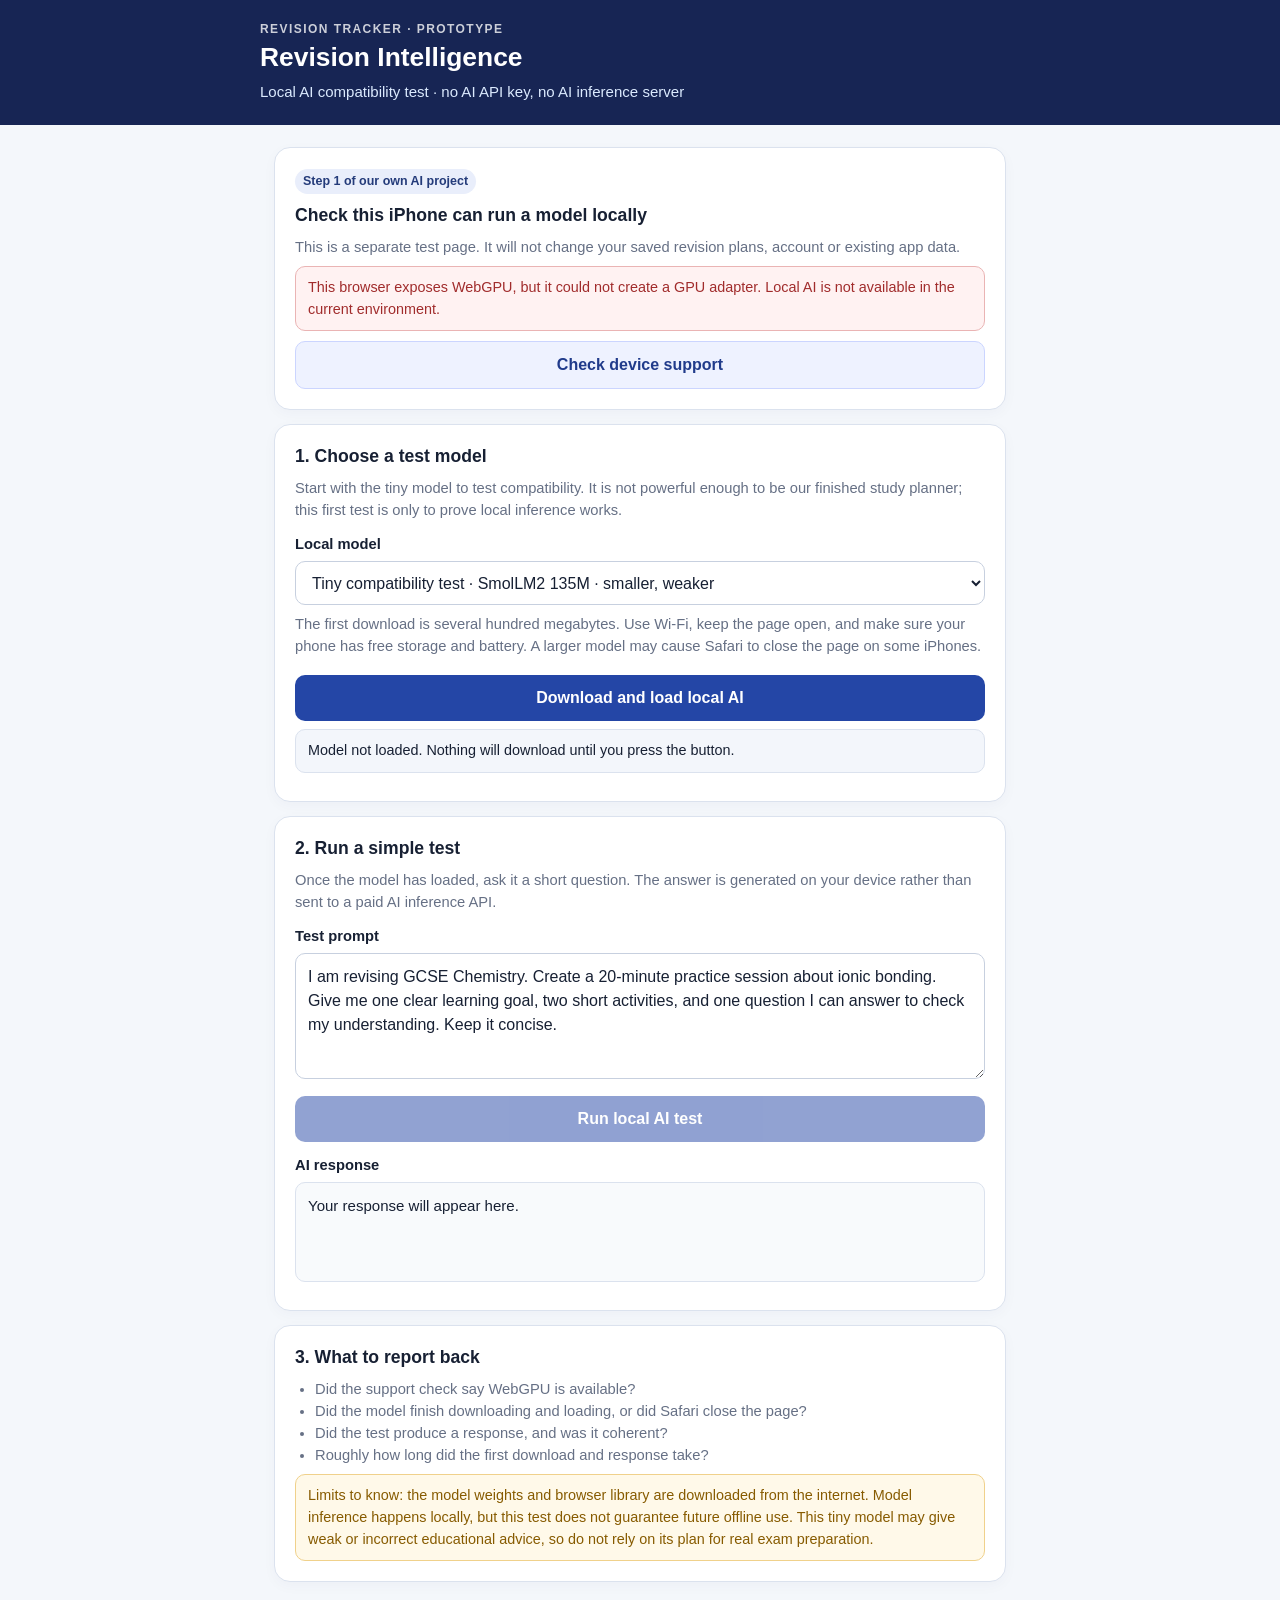
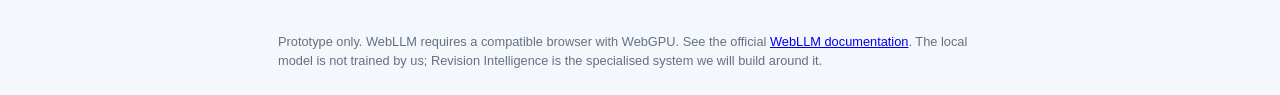
<file: local-ai-test.html>
<!doctype html>
<html lang="en">
<head>
  <meta charset="utf-8">
  <meta name="viewport" content="width=device-width, initial-scale=1, viewport-fit=cover">
  <meta name="theme-color" content="#172554">
  <meta name="description" content="Test local, on-device AI for Revision Intelligence. No AI API key required.">
  <title>Revision Intelligence · Local AI Test</title>
  <style>
    :root{color-scheme:light;--navy:#172554;--blue:#2446a6;--ink:#172033;--muted:#667085;--line:#dbe2ee;--panel:#fff;--page:#f4f7fb;--green:#137547;--amber:#875b00;--red:#a12c2c}
    *{box-sizing:border-box}
    body{margin:0;background:var(--page);color:var(--ink);font-family:-apple-system,BlinkMacSystemFont,"Segoe UI",sans-serif;line-height:1.5}
    header{background:var(--navy);color:#fff;padding:22px max(18px,calc((100% - 760px)/2));padding-top:calc(20px + env(safe-area-inset-top))}
    header .eyebrow{font-size:.75rem;letter-spacing:.12em;text-transform:uppercase;opacity:.78;font-weight:700}
    h1{margin:4px 0;font-size:1.65rem;line-height:1.2}
    header p{margin:7px 0 0;color:#dbeafe;font-size:.94rem}
    main{max-width:760px;margin:0 auto;padding:16px 14px 36px}
    .panel{background:var(--panel);border:1px solid var(--line);border-radius:16px;padding:16px;margin:0 0 14px;box-shadow:0 4px 14px #17255408}
    h2{font-size:1.1rem;line-height:1.3;margin:0 0 9px}
    p{margin:8px 0}
    .muted{color:var(--muted);font-size:.92rem}
    label{display:block;font-weight:650;font-size:.92rem;margin:12px 0 6px}
    select,textarea,button{font:inherit}
    select,textarea{width:100%;border:1px solid #c7d0df;border-radius:10px;padding:11px 12px;background:white;color:var(--ink);min-height:44px}
    textarea{resize:vertical;min-height:126px}
    button{border:0;border-radius:10px;padding:11px 14px;min-height:44px;font-weight:700;cursor:pointer}
    button:disabled{opacity:.5;cursor:not-allowed}
    .primary{background:#2446a6;color:#fff;width:100%;margin-top:10px}
    .secondary{background:#eef2ff;color:#203b8b;border:1px solid #cbd5ff}
    .buttonrow{display:flex;gap:8px;flex-wrap:wrap;margin-top:10px}
    .buttonrow button{flex:1}
    .status{border-radius:10px;padding:10px 12px;background:#f3f6fb;border:1px solid var(--line);font-size:.9rem;overflow-wrap:anywhere}
    .status.good{border-color:#a7dfbf;background:#effaf3;color:var(--green)}
    .status.warn{border-color:#f0d18b;background:#fff9e9;color:var(--amber)}
    .status.error{border-color:#eab4b4;background:#fff2f2;color:var(--red)}
    progress{width:100%;height:14px;margin-top:10px;accent-color:var(--blue)}
    .output{white-space:pre-wrap;overflow-wrap:anywhere;min-height:100px;max-height:460px;overflow:auto;background:#f8fafc;border:1px solid var(--line);border-radius:10px;padding:12px;font-size:.94rem}
    .pill{display:inline-block;border-radius:999px;padding:3px 8px;background:#e9eefb;color:#243b7a;font-size:.78rem;font-weight:700}
    .checks{padding-left:20px;margin:8px 0;color:var(--muted);font-size:.92rem}
    footer{max-width:760px;margin:0 auto;padding:0 18px 24px;color:var(--muted);font-size:.8rem}
    @media(min-width:600px){main{padding-top:22px}.panel{padding:20px}}
  </style>
</head>
<body>
  <header>
    <div class="eyebrow">Revision Tracker · Prototype</div>
    <h1>Revision Intelligence</h1>
    <p>Local AI compatibility test · no AI API key, no AI inference server</p>
  </header>
  <main>
    <section class="panel">
      <span class="pill">Step 1 of our own AI project</span>
      <h2 style="margin-top:10px">Check this iPhone can run a model locally</h2>
      <p class="muted">This is a separate test page. It will not change your saved revision plans, account or existing app data.</p>
      <div id="supportStatus" class="status warn" role="status" aria-live="polite">Checking browser support…</div>
      <div class="buttonrow">
        <button id="checkSupport" class="secondary" type="button">Check device support</button>
      </div>
    </section>

    <section class="panel">
      <h2>1. Choose a test model</h2>
      <p class="muted">Start with the tiny model to test compatibility. It is not powerful enough to be our finished study planner; this first test is only to prove local inference works.</p>
      <label for="modelSelect">Local model</label>
      <select id="modelSelect">
        <option value="SmolLM2-135M-Instruct-q0f16-MLC" selected>Tiny compatibility test · SmolLM2 135M · smaller, weaker</option>
        <option value="SmolLM2-360M-Instruct-q4f32_1-MLC">Larger test · SmolLM2 360M · more capable, heavier</option>
      </select>
      <p class="muted">The first download is several hundred megabytes. Use Wi-Fi, keep the page open, and make sure your phone has free storage and battery. A larger model may cause Safari to close the page on some iPhones.</p>
      <button id="loadModel" class="primary" type="button">Download and load local AI</button>
      <progress id="loadProgress" value="0" max="100" hidden></progress>
      <p id="loadStatus" class="status" role="status" aria-live="polite">Model not loaded. Nothing will download until you press the button.</p>
    </section>

    <section class="panel">
      <h2>2. Run a simple test</h2>
      <p class="muted">Once the model has loaded, ask it a short question. The answer is generated on your device rather than sent to a paid AI inference API.</p>
      <label for="testPrompt">Test prompt</label>
      <textarea id="testPrompt" maxlength="1800">I am revising GCSE Chemistry. Create a 20-minute practice session about ionic bonding. Give me one clear learning goal, two short activities, and one question I can answer to check my understanding. Keep it concise.</textarea>
      <button id="runTest" class="primary" type="button" disabled>Run local AI test</button>
      <label for="modelOutput">AI response</label>
      <div id="modelOutput" class="output" role="status" aria-live="polite">Your response will appear here.</div>
      <p id="runStatus" class="muted" aria-live="polite"></p>
    </section>

    <section class="panel">
      <h2>3. What to report back</h2>
      <ul class="checks">
        <li>Did the support check say WebGPU is available?</li>
        <li>Did the model finish downloading and loading, or did Safari close the page?</li>
        <li>Did the test produce a response, and was it coherent?</li>
        <li>Roughly how long did the first download and response take?</li>
      </ul>
      <div class="status warn">Limits to know: the model weights and browser library are downloaded from the internet. Model inference happens locally, but this test does not guarantee future offline use. This tiny model may give weak or incorrect educational advice, so do not rely on its plan for real exam preparation.</div>
    </section>
  </main>
  <footer>Prototype only. WebLLM requires a compatible browser with WebGPU. See the official <a href="https://webllm.mlc.ai/docs/user/get_started.html" target="_blank" rel="noopener noreferrer">WebLLM documentation</a>. The local model is not trained by us; Revision Intelligence is the specialised system we will build around it.</footer>

  <script type="module">
    const $ = (id) => document.getElementById(id);
    const supportStatus = $('supportStatus');
    const loadButton = $('loadModel');
    const runButton = $('runTest');
    const modelSelect = $('modelSelect');
    const loadStatus = $('loadStatus');
    const loadProgress = $('loadProgress');
    const output = $('modelOutput');
    const runStatus = $('runStatus');
    let engine = null;
    let loadedModelId = null;
    let busy = false;

    function status(el, text, kind='') {
      el.textContent = text;
      el.className = 'status' + (kind ? ' ' + kind : '');
    }

    async function checkSupport() {
      status(supportStatus, 'Checking WebGPU support…');
      if (!('gpu' in navigator)) {
        status(supportStatus, 'WebGPU is not exposed by this browser. Local WebLLM inference will not run here. Check that you are using an up-to-date Safari and iOS version.', 'error');
        return false;
      }
      try {
        const adapter = await navigator.gpu.requestAdapter();
        if (!adapter) {
          status(supportStatus, 'This browser exposes WebGPU, but it could not create a GPU adapter. Local AI is not available in the current environment.', 'error');
          return false;
        }
        const info = adapter.info || {};
        const label = [info.vendor, info.architecture].filter(Boolean).join(' · ');
        status(supportStatus, 'WebGPU adapter detected. The browser can attempt local AI. ' + (label ? 'GPU: ' + label + '. ' : '') + 'This does not guarantee that the chosen model fits in memory.', 'good');
        return true;
      } catch (err) {
        status(supportStatus, 'WebGPU check failed: ' + (err?.message || String(err)), 'error');
        return false;
      }
    }

    $('checkSupport').addEventListener('click', checkSupport);

    async function loadModel() {
      if (busy) return;
      const supportOkay = await checkSupport();
      if (!supportOkay) return;
      const modelId = modelSelect.value;
      busy = true;
      loadButton.disabled = true;
      modelSelect.disabled = true;
      runButton.disabled = true;
      loadProgress.hidden = false;
      loadProgress.value = 0;
      status(loadStatus, 'Loading the AI library and model… The first download may take a while. Keep this page open.');
      try {
        const { CreateMLCEngine } = await import('https://esm.run/@mlc-ai/web-llm@0.2.85');
        engine = await CreateMLCEngine(modelId, {
          initProgressCallback: (report) => {
            const pct = (typeof report?.progress === 'number') ? Math.max(0, Math.min(100, Math.round(report.progress * 100))) : null;
            if (pct !== null) {
              loadProgress.value = pct;
              status(loadStatus, (pct + '% · ') + (report.text || 'Downloading model…'));
            } else if (report?.text) {
              status(loadStatus, report.text);
            }
          }
        });
        loadedModelId = modelId;
        loadProgress.value = 100;
        status(loadStatus, 'Model loaded and ready. You can now run the test. This only confirms the selected model loaded on this device.', 'good');
        runButton.disabled = false;
      } catch (err) {
        engine = null;
        loadedModelId = null;
        modelSelect.disabled = false;
        loadProgress.hidden = true;
        const detail = err?.message || String(err);
        status(loadStatus, 'The model did not load. Error: ' + detail + ' Try reloading the page, checking Wi-Fi and storage, or choosing the tiny model. If Safari closes, the model may exceed its available memory.', 'error');
      } finally {
        busy = false;
        loadButton.disabled = Boolean(engine);
      }
    }

    loadButton.addEventListener('click', loadModel);
    modelSelect.addEventListener('change', () => {
      if (engine && modelSelect.value !== loadedModelId) {
        status(loadStatus, 'A different model was selected. Reload this page before loading another model to release the current model from memory.', 'warn');
        loadButton.disabled = false;
      }
    });

    runButton.addEventListener('click', async () => {
      if (!engine || busy) return;
      const prompt = $('testPrompt').value.trim();
      if (!prompt) {
        runStatus.textContent = 'Enter a test prompt first.';
        return;
      }
      busy = true;
      runButton.disabled = true;
      output.textContent = '';
      runStatus.textContent = 'Generating locally… It may take a little while on a phone.';
      try {
        const stream = await engine.chat.completions.create({
          messages: [
            { role: 'system', content: 'You are a concise study helper prototype. Give a short, structured answer. Do not claim to know an exam board or official specification unless the user supplies it. If uncertain, say so. Your answer is experimental and must be checked by the student.' },
            { role: 'user', content: prompt }
          ],
          temperature: 0.3,
          max_tokens: 220,
          stream: true
        });
        for await (const chunk of stream) {
          const text = chunk.choices?.[0]?.delta?.content;
          if (text) output.textContent += text;
        }
        runStatus.textContent = 'Generation finished on this device. Check the answer for accuracy; this is a tiny test model, not the finished planner.';
      } catch (err) {
        runStatus.textContent = 'Generation failed: ' + (err?.message || String(err));
      } finally {
        busy = false;
        runButton.disabled = !engine;
      }
    });

    // Run a passive support check, but do not download anything without consent.
    checkSupport();
  </script>
</body>
</html>
</file>
